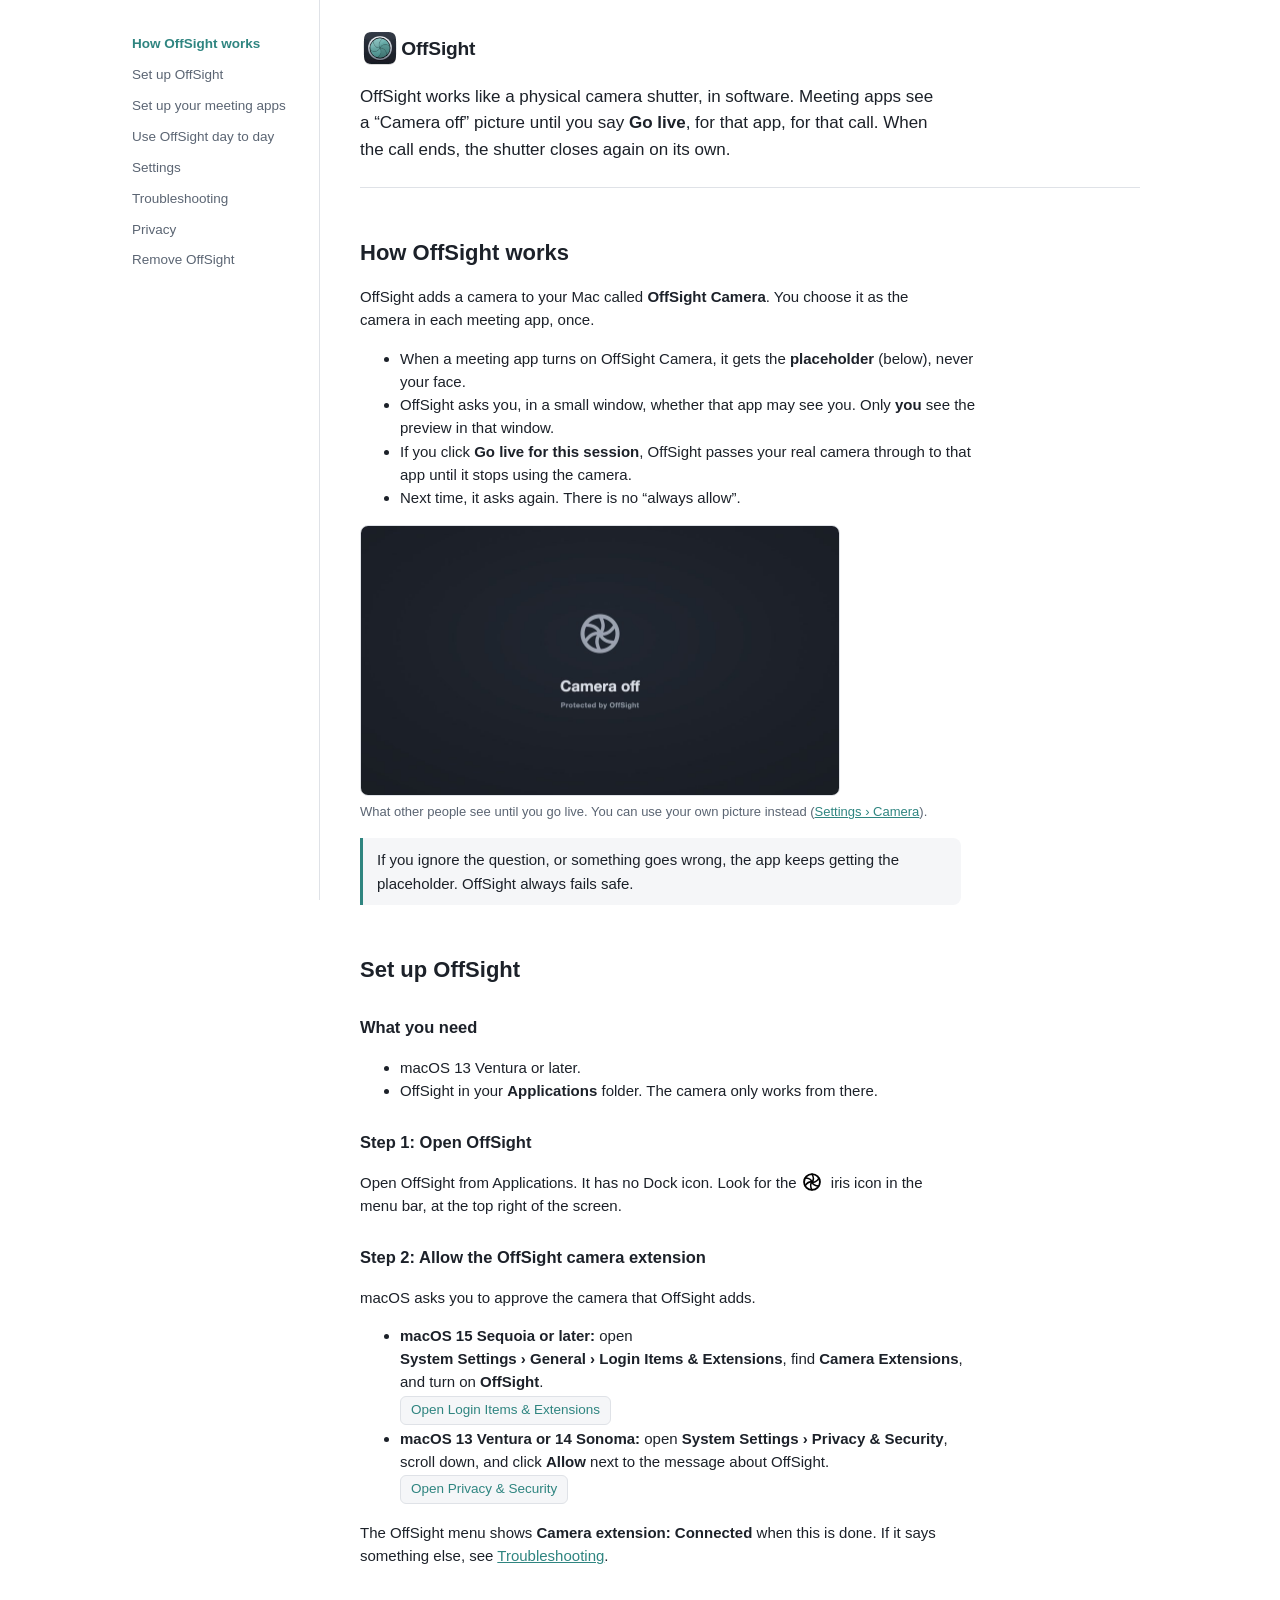
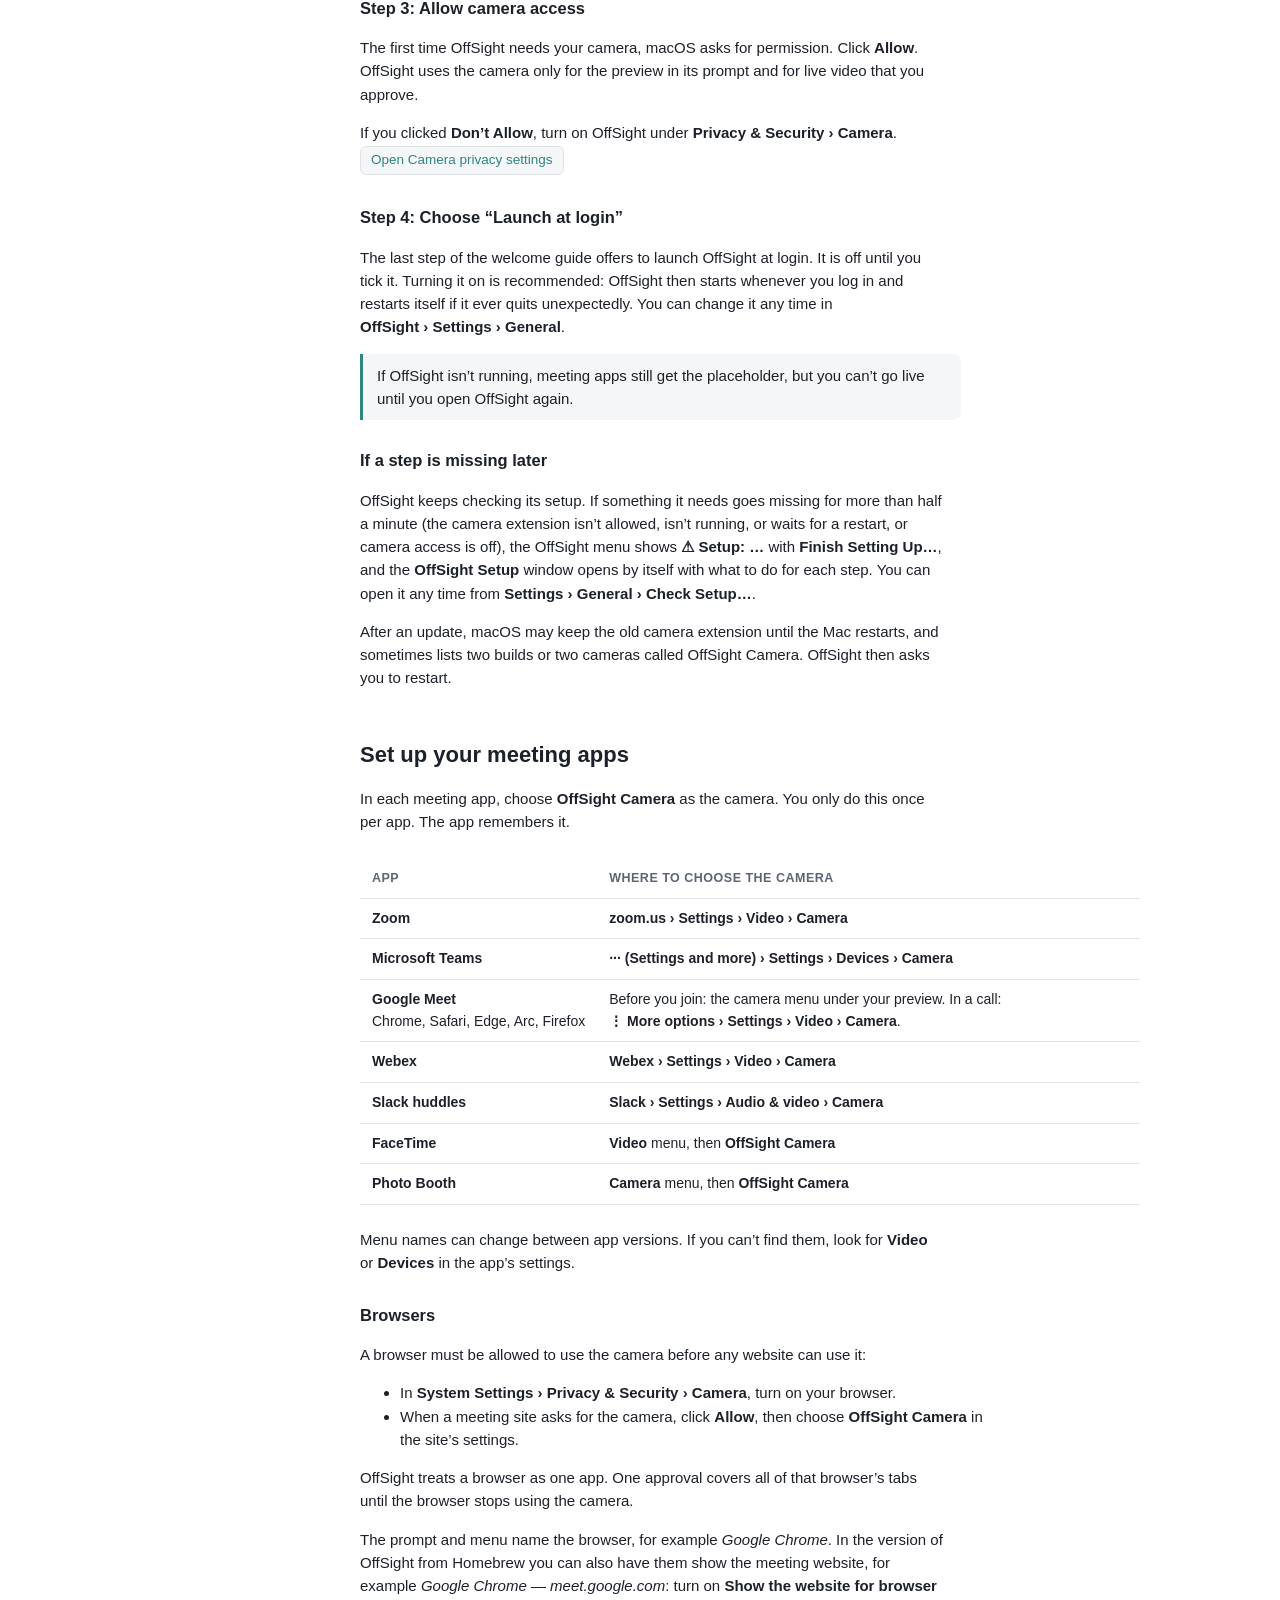
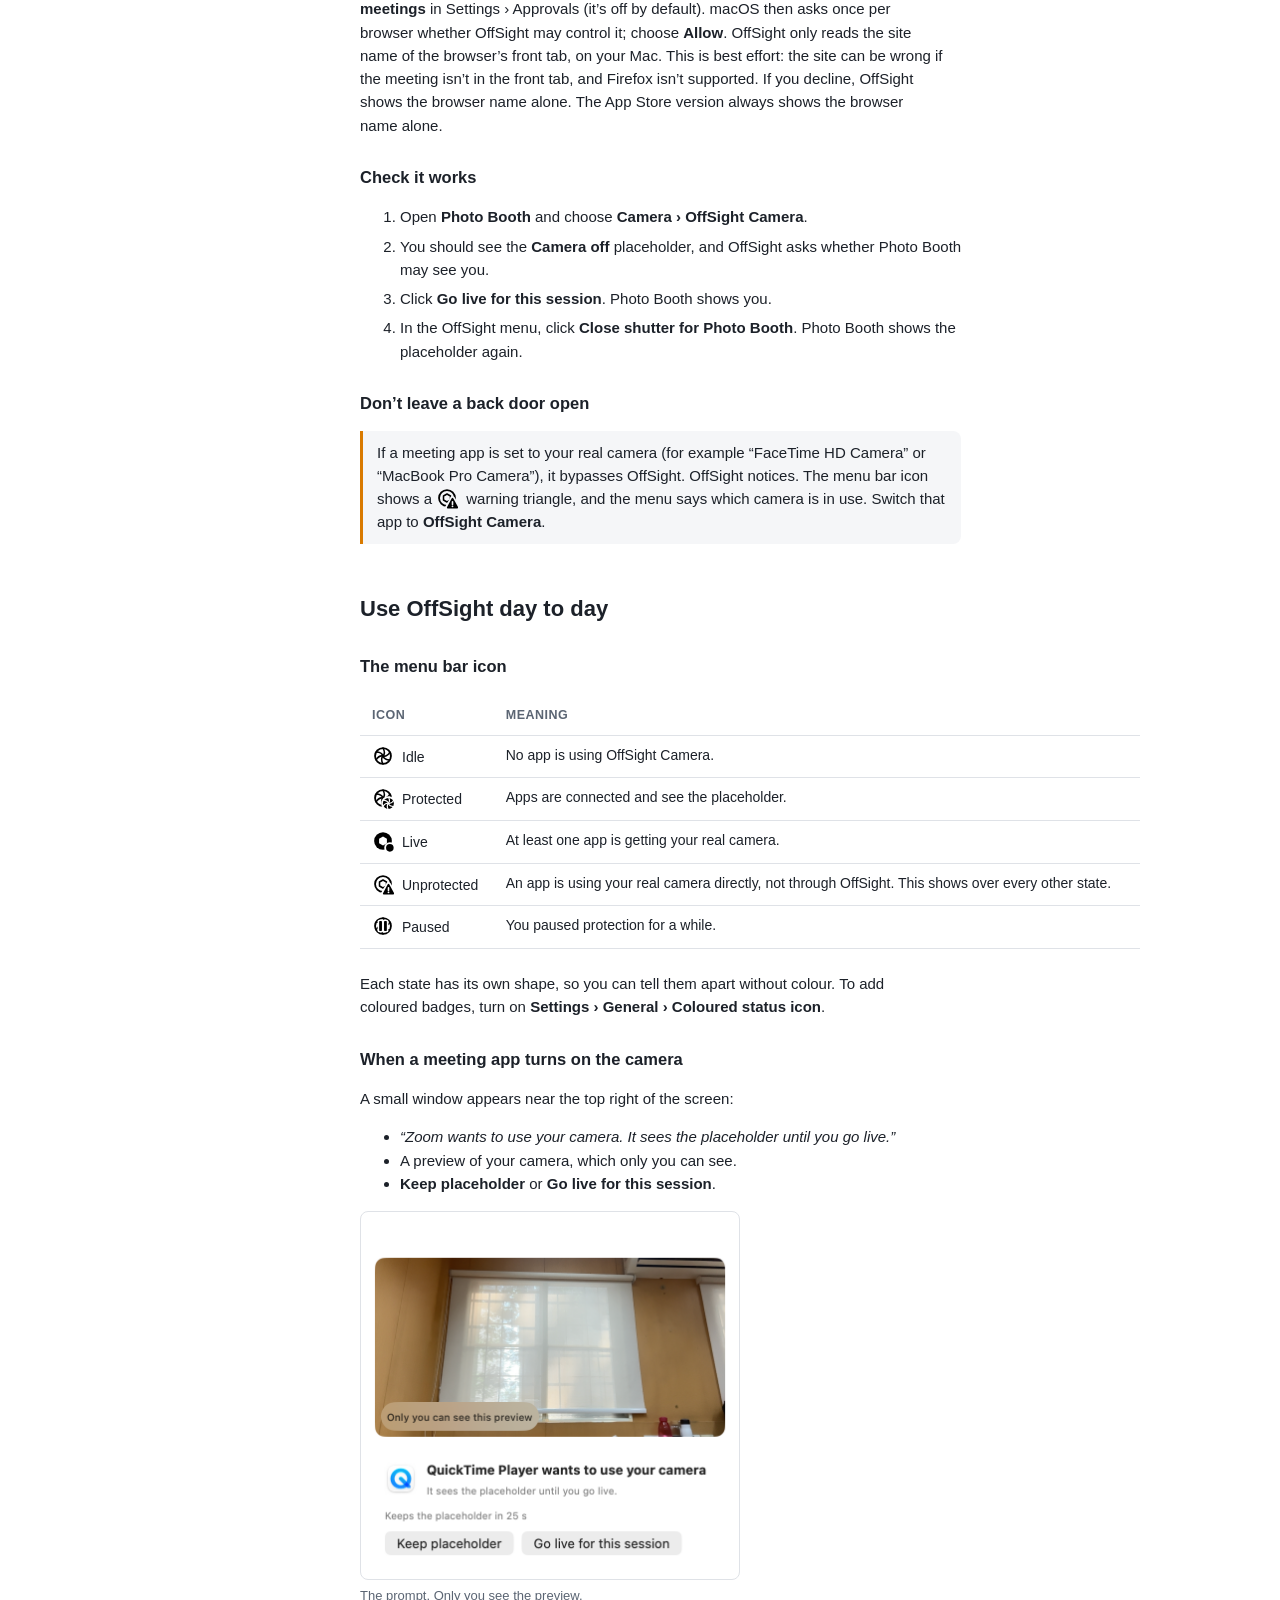
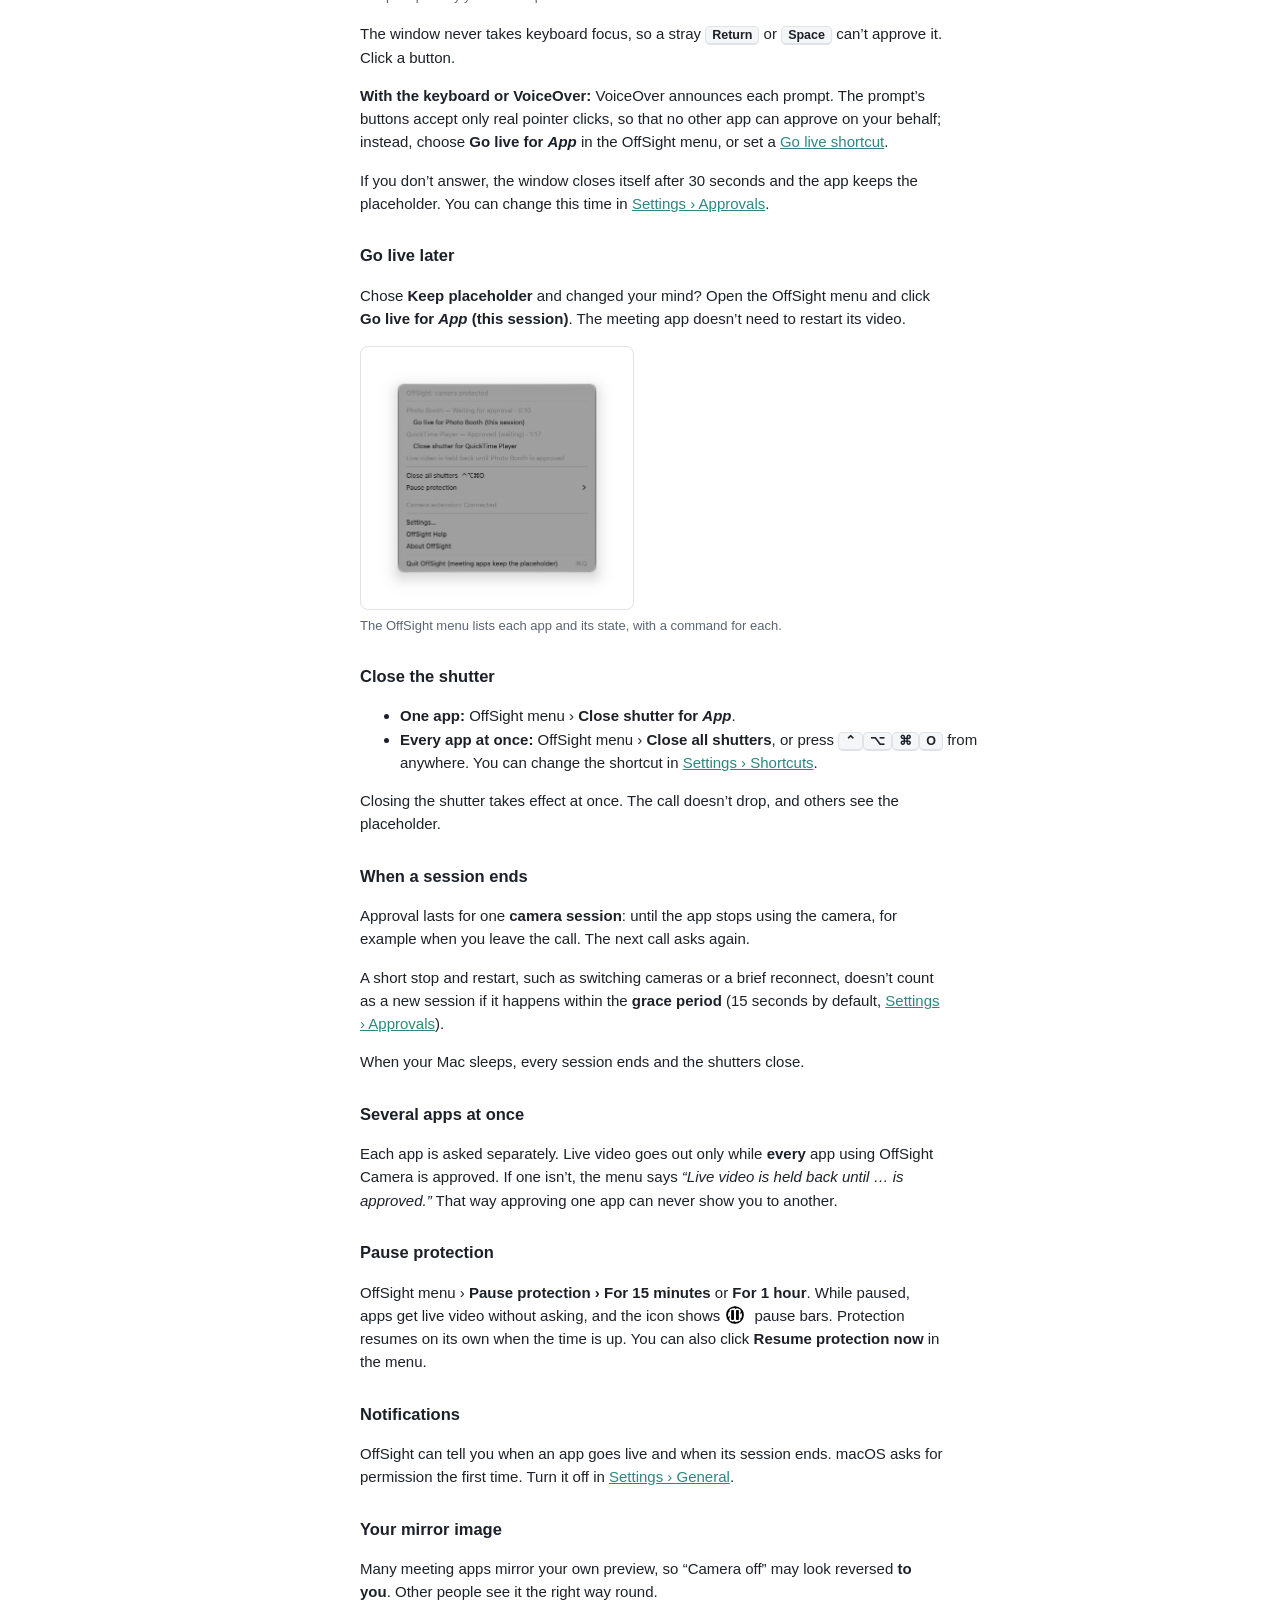
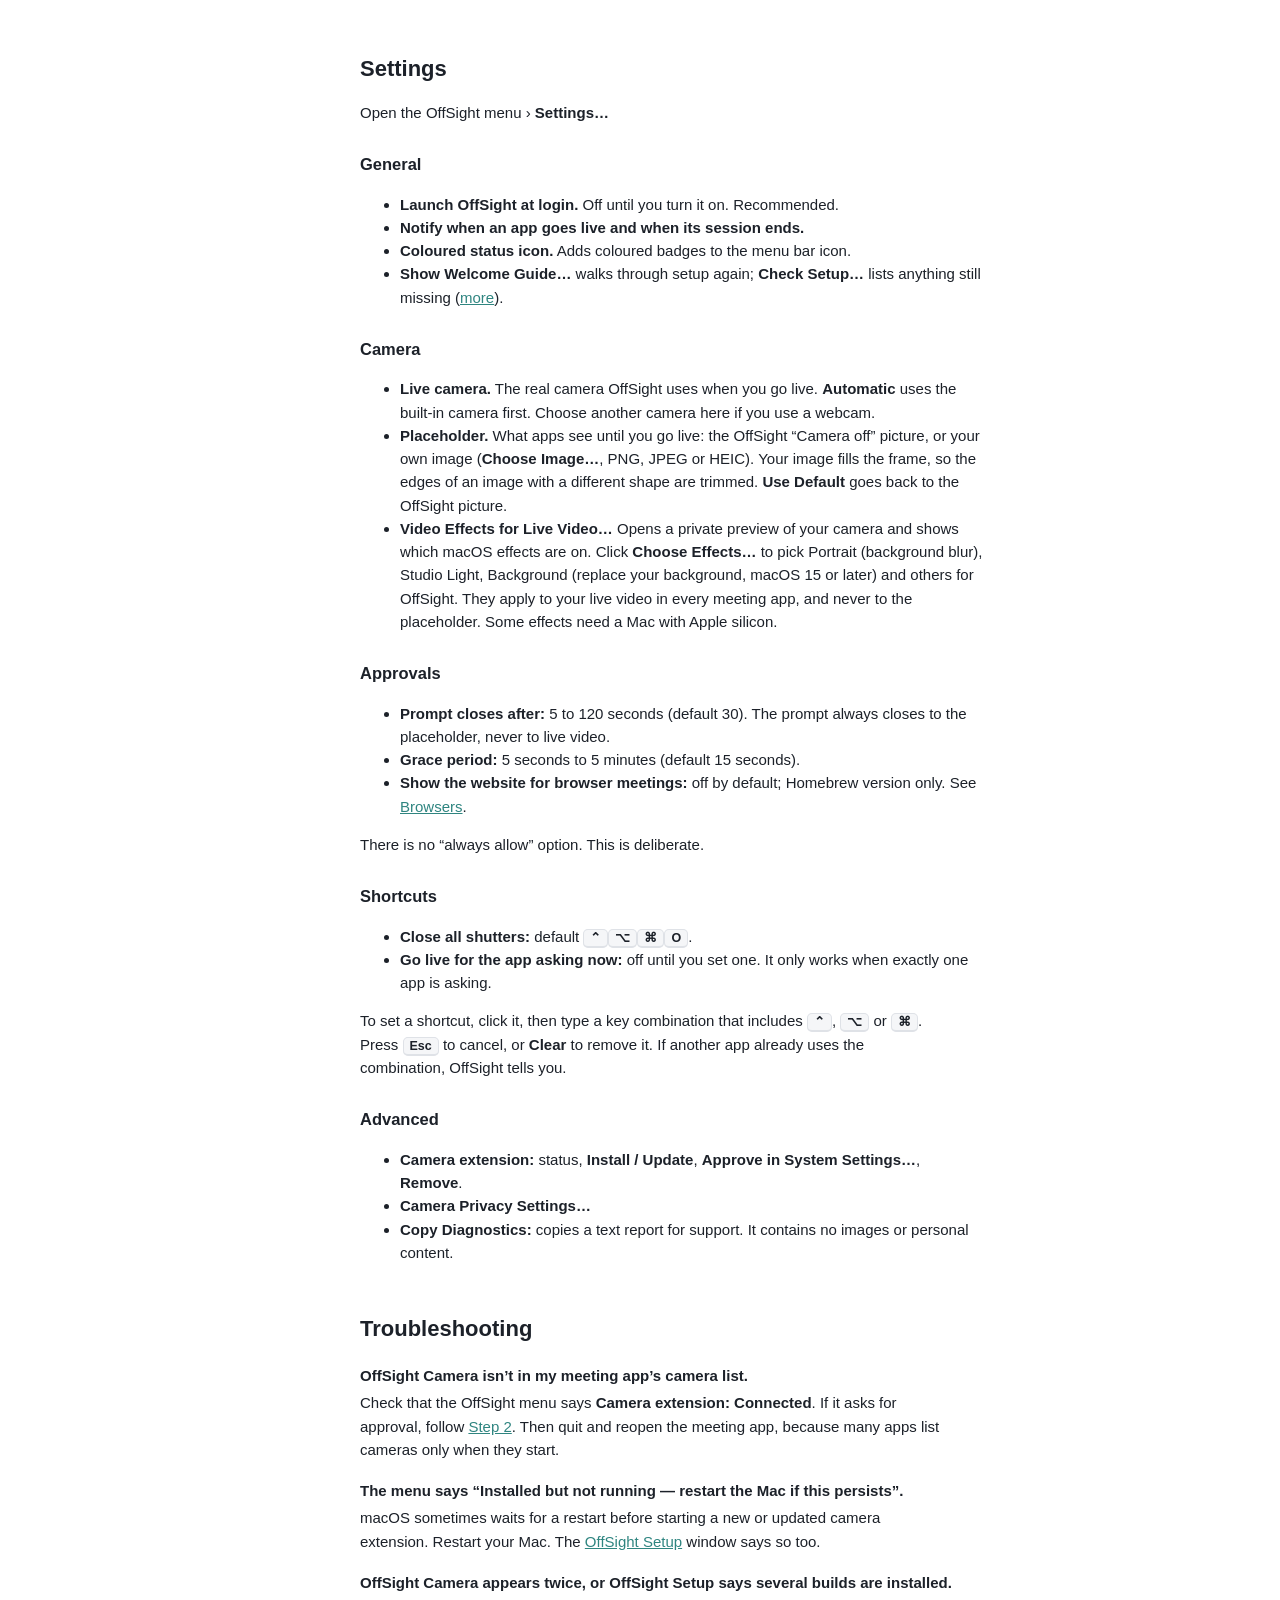
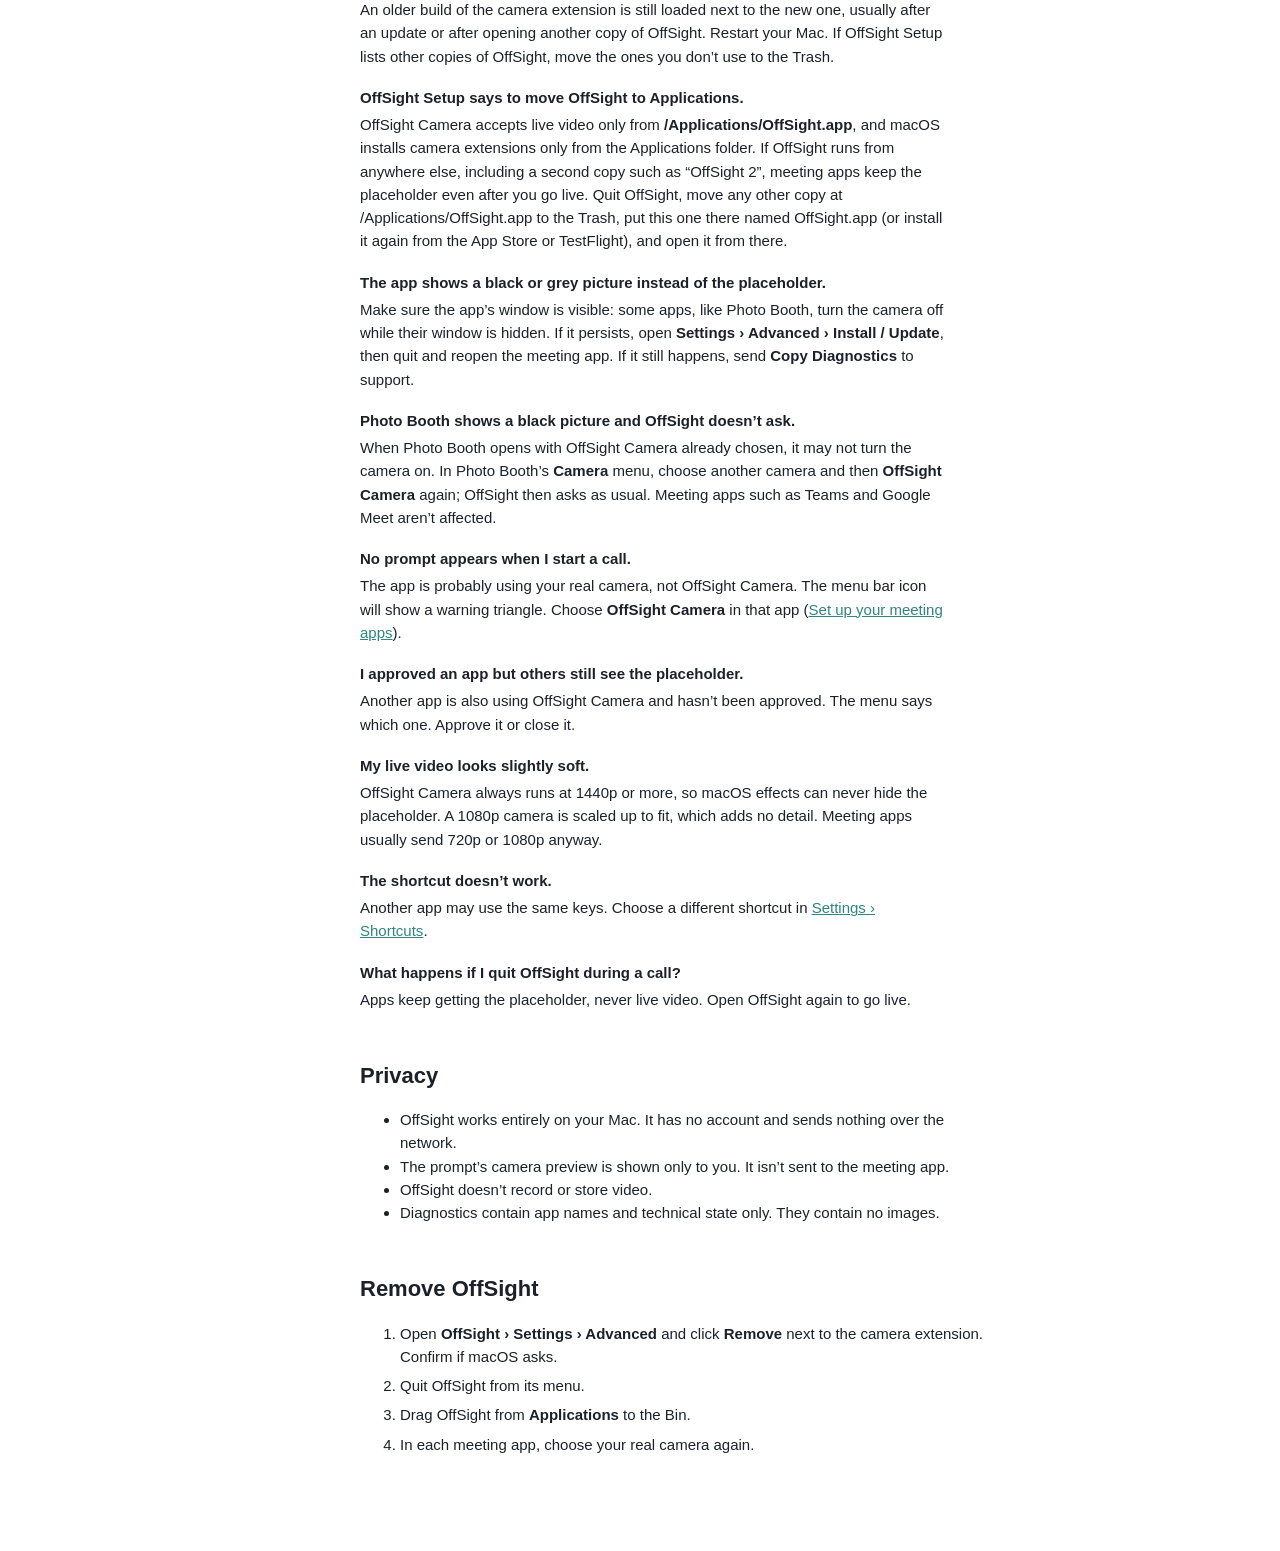
<file: App/Help/index.html>
<!doctype html>
<html lang="en">
<head>
<meta charset="utf-8">
<meta name="viewport" content="width=device-width, initial-scale=1">
<title>OffSight Help</title>
<meta name="description" content="Set up OffSight, choose OffSight Camera in your meeting apps, and use the camera shutter day to day.">
<!--
  OffSight Help: one self-contained page, bundled in the app (Contents/Resources/Help) and opened
  in the default browser from the menu item "OffSight Help". Images live in images/; CI fails if
  the page references an image that isn't bundled. To add a screenshot later:

    <figure>
      <img src="images/prompt.png" alt="The OffSight prompt asking whether Zoom may use the camera" width="420">
      <figcaption>The prompt that appears when an app turns on the camera.</figcaption>
    </figure>

  Provide @2x PNGs and set width to half the pixel width. Section ids are stable: the app may
  link to this page at #setup, #apps, #daily, #settings, #troubleshooting, #privacy or #remove.
-->
<style>
  :root {
    color-scheme: light dark;
    --bg: #ffffff;
    --surface: #f5f6f8;
    --border: #dfe2e7;
    --text: #1c2129;
    --muted: #5b6573;
    --accent: #2f8580;
    --live: #e5352b;
    --warning: #d97a00;
    --glyph-filter: none;
  }
  @media (prefers-color-scheme: dark) {
    :root:not([data-theme="light"]) {
      --bg: #191d24;
      --surface: #212731;
      --border: #333b47;
      --text: #eceef1;
      --muted: #a3acb8;
      --accent: #6fc7c2;
      --live: #ff5a4f;
      --warning: #ffb23f;
      --glyph-filter: invert(1);
    }
  }
  :root[data-theme="dark"] {
    --bg: #191d24;
    --surface: #212731;
    --border: #333b47;
    --text: #eceef1;
    --muted: #a3acb8;
    --accent: #6fc7c2;
    --live: #ff5a4f;
    --warning: #ffb23f;
    --glyph-filter: invert(1);
  }

  * { box-sizing: border-box; }
  html { scroll-behavior: smooth; scroll-padding-top: 16px; }
  body {
    margin: 0;
    background: var(--bg);
    color: var(--text);
    font: 15px/1.55 -apple-system, BlinkMacSystemFont, "SF Pro Text", "Helvetica Neue", sans-serif;
    -webkit-font-smoothing: antialiased;
  }
  .layout { display: flex; max-width: 1080px; margin: 0 auto; }
  nav.toc {
    position: sticky; top: 0; align-self: flex-start;
    width: 220px; flex: none; height: 100vh; overflow-y: auto;
    padding: 28px 16px 28px 24px; border-right: 1px solid var(--border);
    font-size: 13.5px;
  }
  nav.toc ol { list-style: none; margin: 0; padding: 0; }
  nav.toc li { margin: 2px 0; }
  nav.toc a { display: block; padding: 4px 8px; border-radius: 6px; color: var(--muted); text-decoration: none; }
  nav.toc a:hover { background: var(--surface); color: var(--text); }
  nav.toc a.active { color: var(--accent); font-weight: 600; }
  main { flex: 1; min-width: 0; padding: 28px 40px 80px; }

  header.hero { padding-bottom: 8px; border-bottom: 1px solid var(--border); margin-bottom: 8px; }
  header.hero picture img { height: 40px; width: auto; display: block; }
  header.hero p.lead { font-size: 17px; color: var(--text); margin: 16px 0; max-width: 62ch; }

  h2 { font-size: 22px; margin: 44px 0 8px; padding-top: 4px; }
  h3 { font-size: 16.5px; margin: 28px 0 6px; }
  p, li { max-width: 70ch; }
  a { color: var(--accent); }
  strong { font-weight: 600; }
  .menu { font-weight: 600; white-space: nowrap; }
  kbd {
    font: 600 12.5px -apple-system, BlinkMacSystemFont, sans-serif;
    padding: 1px 6px; border: 1px solid var(--border); border-bottom-width: 2px;
    border-radius: 5px; background: var(--surface); white-space: nowrap;
  }

  table { width: 100%; border-collapse: collapse; margin: 12px 0 8px; font-size: 14px; }
  th, td { text-align: left; vertical-align: top; padding: 9px 12px; border-bottom: 1px solid var(--border); }
  th { font-size: 12.5px; text-transform: uppercase; letter-spacing: .04em; color: var(--muted); font-weight: 600; }
  td:first-child { white-space: nowrap; }
  .table-wrap { overflow-x: auto; }

  img.glyph { width: 22px; height: 22px; vertical-align: -5px; margin-right: 8px; filter: var(--glyph-filter); }

  .callout {
    background: var(--surface); border-left: 3px solid var(--accent);
    border-radius: 0 8px 8px 0; padding: 10px 14px; margin: 14px 0; max-width: 72ch;
  }
  .callout.warn { border-left-color: var(--warning); }

  figure { margin: 16px 0; }
  figure img { max-width: 100%; height: auto; border-radius: 8px; border: 1px solid var(--border); display: block; }
  figcaption { font-size: 13px; color: var(--muted); margin-top: 6px; }

  dl.faq dt { font-weight: 600; margin-top: 18px; }
  dl.faq dd { margin: 4px 0 0; max-width: 70ch; }

  ol.steps > li { margin: 6px 0; }
  .button-link {
    display: inline-block; margin: 2px 0; padding: 3px 10px; border-radius: 6px;
    border: 1px solid var(--border); background: var(--surface); text-decoration: none; font-size: 13.5px;
  }

  @media (max-width: 760px) {
    .layout { display: block; }
    nav.toc { position: static; width: auto; height: auto; border-right: 0; border-bottom: 1px solid var(--border); padding: 16px; }
    nav.toc ol { display: flex; flex-wrap: wrap; gap: 4px; }
    main { padding: 20px 16px 60px; }
    td:first-child { white-space: normal; }
  }
</style>
</head>
<body>
<div class="layout">
  <nav class="toc" aria-label="Contents">
    <ol>
      <li><a href="#how">How OffSight works</a></li>
      <li><a href="#setup">Set up OffSight</a></li>
      <li><a href="#apps">Set up your meeting apps</a></li>
      <li><a href="#daily">Use OffSight day to day</a></li>
      <li><a href="#settings">Settings</a></li>
      <li><a href="#troubleshooting">Troubleshooting</a></li>
      <li><a href="#privacy">Privacy</a></li>
      <li><a href="#remove">Remove OffSight</a></li>
    </ol>
  </nav>

  <main>
    <header class="hero">
      <picture>
        <source srcset="images/lockup-horizontal-on-dark.svg" media="(prefers-color-scheme: dark)">
        <img src="images/lockup-horizontal-on-light.svg" alt="OffSight">
      </picture>
      <p class="lead">OffSight works like a physical camera shutter, in software. Meeting apps see a “Camera off” picture until you say <strong>Go live</strong>, for that app, for that call. When the call ends, the shutter closes again on its own.</p>
    </header>

    <!-- ───────────────────────────── 1 ───────────────────────────── -->
    <section id="how">
      <h2>How OffSight works</h2>
      <p>OffSight adds a camera to your Mac called <strong>OffSight Camera</strong>. You choose it as the camera in each meeting app, once.</p>
      <ul>
        <li>When a meeting app turns on OffSight Camera, it gets the <strong>placeholder</strong> (below), never your face.</li>
        <li>OffSight asks you, in a small window, whether that app may see you. Only <strong>you</strong> see the preview in that window.</li>
        <li>If you click <strong>Go live for this session</strong>, OffSight passes your real camera through to that app until it stops using the camera.</li>
        <li>Next time, it asks again. There is no “always allow”.</li>
      </ul>
      <figure>
        <img src="images/placeholder-camera-off.jpg" alt="The OffSight placeholder: a closed iris with the words Camera off, Protected by OffSight" width="480">
        <figcaption>What other people see until you go live. You can use your own picture instead (<a href="#settings-camera">Settings › Camera</a>).</figcaption>
      </figure>
      <p class="callout">If you ignore the question, or something goes wrong, the app keeps getting the placeholder. OffSight always fails safe.</p>
    </section>

    <!-- ───────────────────────────── 2 ───────────────────────────── -->
    <section id="setup">
      <h2>Set up OffSight</h2>
      <h3>What you need</h3>
      <ul>
        <li>macOS 13 Ventura or later.</li>
        <li>OffSight in your <strong>Applications</strong> folder. The camera only works from there.</li>
      </ul>

      <h3 id="setup-open">Step 1: Open OffSight</h3>
      <p>Open OffSight from Applications. It has no Dock icon. Look for the <img class="glyph" src="images/menubar-idle.svg" alt="">iris icon in the menu bar, at the top right of the screen.</p>

      <h3 id="setup-extension">Step 2: Allow the OffSight camera extension</h3>
      <p>macOS asks you to approve the camera that OffSight adds.</p>
      <ul>
        <li><strong>macOS 15 Sequoia or later:</strong> open <span class="menu">System Settings › General › Login Items &amp; Extensions</span>, find <strong>Camera Extensions</strong>, and turn on <strong>OffSight</strong>.<br>
          <a class="button-link" href="x-apple.systempreferences:com.apple.LoginItems-Settings.extension">Open Login Items &amp; Extensions</a></li>
        <li><strong>macOS 13 Ventura or 14 Sonoma:</strong> open <span class="menu">System Settings › Privacy &amp; Security</span>, scroll down, and click <strong>Allow</strong> next to the message about OffSight.<br>
          <a class="button-link" href="x-apple.systempreferences:com.apple.preference.security?General">Open Privacy &amp; Security</a></li>
      </ul>
      <p>The OffSight menu shows <strong>Camera extension: Connected</strong> when this is done. If it says something else, see <a href="#troubleshooting">Troubleshooting</a>.</p>

      <h3 id="setup-camera">Step 3: Allow camera access</h3>
      <p>The first time OffSight needs your camera, macOS asks for permission. Click <strong>Allow</strong>. OffSight uses the camera only for the preview in its prompt and for live video that you approve.</p>
      <p>If you clicked <strong>Don’t Allow</strong>, turn on OffSight under <span class="menu">Privacy &amp; Security › Camera</span>.<br>
        <a class="button-link" href="x-apple.systempreferences:com.apple.preference.security?Privacy_Camera">Open Camera privacy settings</a></p>

      <h3 id="setup-login">Step 4: Choose “Launch at login”</h3>
      <p>The last step of the welcome guide offers to launch OffSight at login. It is off until you tick it. Turning it on is recommended: OffSight then starts whenever you log in and restarts itself if it ever quits unexpectedly. You can change it any time in <span class="menu">OffSight › Settings › General</span>.</p>
      <p class="callout">If OffSight isn’t running, meeting apps still get the placeholder, but you can’t go live until you open OffSight again.</p>

      <h3 id="setup-check">If a step is missing later</h3>
      <p>OffSight keeps checking its setup. If something it needs goes missing for more than half a minute (the camera extension isn’t allowed, isn’t running, or waits for a restart, or camera access is off), the OffSight menu shows <strong>⚠︎ Setup: …</strong> with <strong>Finish Setting Up…</strong>, and the <strong>OffSight Setup</strong> window opens by itself with what to do for each step. You can open it any time from <span class="menu">Settings › General › Check Setup…</span>.</p>
      <p>After an update, macOS may keep the old camera extension until the Mac restarts, and sometimes lists two builds or two cameras called OffSight Camera. OffSight then asks you to restart.</p>
    </section>

    <!-- ───────────────────────────── 3 ───────────────────────────── -->
    <section id="apps">
      <h2>Set up your meeting apps</h2>
      <p>In each meeting app, choose <strong>OffSight Camera</strong> as the camera. You only do this once per app. The app remembers it.</p>
      <div class="table-wrap">
      <table>
        <thead><tr><th>App</th><th>Where to choose the camera</th></tr></thead>
        <tbody>
          <tr><td><strong>Zoom</strong></td><td><span class="menu">zoom.us › Settings › Video › Camera</span></td></tr>
          <tr><td><strong>Microsoft Teams</strong></td><td><span class="menu">··· (Settings and more) › Settings › Devices › Camera</span></td></tr>
          <tr><td><strong>Google Meet</strong><br>Chrome, Safari, Edge, Arc, Firefox</td><td>Before you join: the camera menu under your preview. In a call: <span class="menu">⋮ More options › Settings › Video › Camera</span>.</td></tr>
          <tr><td><strong>Webex</strong></td><td><span class="menu">Webex › Settings › Video › Camera</span></td></tr>
          <tr><td><strong>Slack huddles</strong></td><td><span class="menu">Slack › Settings › Audio &amp; video › Camera</span></td></tr>
          <tr><td><strong>FaceTime</strong></td><td><span class="menu">Video</span> menu, then <strong>OffSight Camera</strong></td></tr>
          <tr><td><strong>Photo Booth</strong></td><td><span class="menu">Camera</span> menu, then <strong>OffSight Camera</strong></td></tr>
        </tbody>
      </table>
      </div>
      <p>Menu names can change between app versions. If you can’t find them, look for <strong>Video</strong> or <strong>Devices</strong> in the app’s settings.</p>

      <h3 id="apps-browsers">Browsers</h3>
      <p>A browser must be allowed to use the camera before any website can use it:</p>
      <ul>
        <li>In <span class="menu">System Settings › Privacy &amp; Security › Camera</span>, turn on your browser.</li>
        <li>When a meeting site asks for the camera, click <strong>Allow</strong>, then choose <strong>OffSight Camera</strong> in the site’s settings.</li>
      </ul>
      <p>OffSight treats a browser as one app. One approval covers all of that browser’s tabs until the browser stops using the camera.</p>
      <p>The prompt and menu name the browser, for example <em>Google Chrome</em>. In the version of OffSight from Homebrew you can also have them show the meeting website, for example <em>Google Chrome — meet.google.com</em>: turn on <strong>Show the website for browser meetings</strong> in Settings › Approvals (it’s off by default). macOS then asks once per browser whether OffSight may control it; choose <strong>Allow</strong>. OffSight only reads the site name of the browser’s front tab, on your Mac. This is best effort: the site can be wrong if the meeting isn’t in the front tab, and Firefox isn’t supported. If you decline, OffSight shows the browser name alone. The App Store version always shows the browser name alone.</p>

      <h3 id="apps-check">Check it works</h3>
      <ol class="steps">
        <li>Open <strong>Photo Booth</strong> and choose <span class="menu">Camera › OffSight Camera</span>.</li>
        <li>You should see the <strong>Camera off</strong> placeholder, and OffSight asks whether Photo Booth may see you.</li>
        <li>Click <strong>Go live for this session</strong>. Photo Booth shows you.</li>
        <li>In the OffSight menu, click <strong>Close shutter for Photo Booth</strong>. Photo Booth shows the placeholder again.</li>
      </ol>

      <h3 id="apps-bypass">Don’t leave a back door open</h3>
      <p class="callout warn">If a meeting app is set to your real camera (for example “FaceTime HD Camera” or “MacBook Pro Camera”), it bypasses OffSight. OffSight notices. The menu bar icon shows a <img class="glyph" src="images/menubar-unprotected.svg" alt="">warning triangle, and the menu says which camera is in use. Switch that app to <strong>OffSight Camera</strong>.</p>
    </section>

    <!-- ───────────────────────────── 4 ───────────────────────────── -->
    <section id="daily">
      <h2>Use OffSight day to day</h2>

      <h3 id="daily-icon">The menu bar icon</h3>
      <div class="table-wrap">
      <table>
        <thead><tr><th>Icon</th><th>Meaning</th></tr></thead>
        <tbody>
          <tr><td><img class="glyph" src="images/menubar-idle.svg" alt="">Idle</td><td>No app is using OffSight Camera.</td></tr>
          <tr><td><img class="glyph" src="images/menubar-protected.svg" alt="">Protected</td><td>Apps are connected and see the placeholder.</td></tr>
          <tr><td><img class="glyph" src="images/menubar-live.svg" alt="">Live</td><td>At least one app is getting your real camera.</td></tr>
          <tr><td><img class="glyph" src="images/menubar-unprotected.svg" alt="">Unprotected</td><td>An app is using your real camera directly, not through OffSight. This shows over every other state.</td></tr>
          <tr><td><img class="glyph" src="images/menubar-paused.svg" alt="">Paused</td><td>You paused protection for a while.</td></tr>
        </tbody>
      </table>
      </div>
      <p>Each state has its own shape, so you can tell them apart without colour. To add coloured badges, turn on <span class="menu">Settings › General › Coloured status icon</span>.</p>

      <h3 id="daily-prompt">When a meeting app turns on the camera</h3>
      <p>A small window appears near the top right of the screen:</p>
      <ul>
        <li><em>“Zoom wants to use your camera. It sees the placeholder until you go live.”</em></li>
        <li>A preview of your camera, which only you can see.</li>
        <li><strong>Keep placeholder</strong> or <strong>Go live for this session</strong>.</li>
      </ul>
      <figure>
        <img src="images/prompt.png" alt="The OffSight prompt: a private camera preview, the app name, and the buttons Keep placeholder and Go live for this session" width="380">
        <figcaption>The prompt. Only you see the preview.</figcaption>
      </figure>
      <p>The window never takes keyboard focus, so a stray <kbd>Return</kbd> or <kbd>Space</kbd> can’t approve it. Click a button.</p>
      <p><strong>With the keyboard or VoiceOver:</strong> VoiceOver announces each prompt. The prompt’s buttons accept only real pointer clicks, so that no other app can approve on your behalf; instead, choose <strong>Go live for <em>App</em></strong> in the OffSight menu, or set a <a href="#settings-shortcuts">Go live shortcut</a>.</p>
      <p>If you don’t answer, the window closes itself after 30 seconds and the app keeps the placeholder. You can change this time in <a href="#settings-approvals">Settings › Approvals</a>.</p>

      <h3 id="daily-later">Go live later</h3>
      <p>Chose <strong>Keep placeholder</strong> and changed your mind? Open the OffSight menu and click <strong>Go live for <em>App</em> (this session)</strong>. The meeting app doesn’t need to restart its video.</p>
      <figure>
        <img src="images/menu-sessions.png" alt="The OffSight menu listing Photo Booth waiting for approval and QuickTime Player approved, with Go live and Close shutter commands" width="274">
        <figcaption>The OffSight menu lists each app and its state, with a command for each.</figcaption>
      </figure>

      <h3 id="daily-close">Close the shutter</h3>
      <ul>
        <li><strong>One app:</strong> OffSight menu › <strong>Close shutter for <em>App</em></strong>.</li>
        <li><strong>Every app at once:</strong> OffSight menu › <strong>Close all shutters</strong>, or press <kbd>⌃</kbd><kbd>⌥</kbd><kbd>⌘</kbd><kbd>O</kbd> from anywhere. You can change the shortcut in <a href="#settings-shortcuts">Settings › Shortcuts</a>.</li>
      </ul>
      <p>Closing the shutter takes effect at once. The call doesn’t drop, and others see the placeholder.</p>

      <h3 id="daily-sessions">When a session ends</h3>
      <p>Approval lasts for one <strong>camera session</strong>: until the app stops using the camera, for example when you leave the call. The next call asks again.</p>
      <p>A short stop and restart, such as switching cameras or a brief reconnect, doesn’t count as a new session if it happens within the <strong>grace period</strong> (15 seconds by default, <a href="#settings-approvals">Settings › Approvals</a>).</p>
      <p>When your Mac sleeps, every session ends and the shutters close.</p>

      <h3 id="daily-several">Several apps at once</h3>
      <p>Each app is asked separately. Live video goes out only while <strong>every</strong> app using OffSight Camera is approved. If one isn’t, the menu says <em>“Live video is held back until … is approved.”</em> That way approving one app can never show you to another.</p>

      <h3 id="daily-pause">Pause protection</h3>
      <p>OffSight menu › <span class="menu">Pause protection › For 15 minutes</span> or <span class="menu">For 1 hour</span>. While paused, apps get live video without asking, and the icon shows <img class="glyph" src="images/menubar-paused.svg" alt="">pause bars. Protection resumes on its own when the time is up. You can also click <strong>Resume protection now</strong> in the menu.</p>

      <h3 id="daily-notifications">Notifications</h3>
      <p>OffSight can tell you when an app goes live and when its session ends. macOS asks for permission the first time. Turn it off in <a href="#settings-general">Settings › General</a>.</p>

      <h3 id="daily-mirror">Your mirror image</h3>
      <p>Many meeting apps mirror your own preview, so “Camera off” may look reversed <strong>to you</strong>. Other people see it the right way round.</p>
    </section>

    <!-- ───────────────────────────── 5 ───────────────────────────── -->
    <section id="settings">
      <h2>Settings</h2>
      <p>Open the OffSight menu › <strong>Settings…</strong></p>

      <h3 id="settings-general">General</h3>
      <ul>
        <li><strong>Launch OffSight at login.</strong> Off until you turn it on. Recommended.</li>
        <li><strong>Notify when an app goes live and when its session ends.</strong></li>
        <li><strong>Coloured status icon.</strong> Adds coloured badges to the menu bar icon.</li>
        <li><strong>Show Welcome Guide…</strong> walks through setup again; <strong>Check Setup…</strong> lists anything still missing (<a href="#setup-check">more</a>).</li>
      </ul>

      <h3 id="settings-camera">Camera</h3>
      <ul>
        <li><strong>Live camera.</strong> The real camera OffSight uses when you go live. <strong>Automatic</strong> uses the built-in camera first. Choose another camera here if you use a webcam.</li>
        <li><strong>Placeholder.</strong> What apps see until you go live: the OffSight “Camera off” picture, or your own image (<strong>Choose Image…</strong>, PNG, JPEG or HEIC). Your image fills the frame, so the edges of an image with a different shape are trimmed. <strong>Use Default</strong> goes back to the OffSight picture.</li>
        <li><strong>Video Effects for Live Video…</strong> Opens a private preview of your camera and shows which macOS effects are on. Click <strong>Choose Effects…</strong> to pick Portrait (background blur), Studio Light, Background (replace your background, macOS 15 or later) and others for OffSight. They apply to your live video in every meeting app, and never to the placeholder. Some effects need a Mac with Apple silicon.</li>
      </ul>

      <h3 id="settings-approvals">Approvals</h3>
      <ul>
        <li><strong>Prompt closes after:</strong> 5 to 120 seconds (default 30). The prompt always closes to the placeholder, never to live video.</li>
        <li><strong>Grace period:</strong> 5 seconds to 5 minutes (default 15 seconds).</li>
        <li><strong>Show the website for browser meetings:</strong> off by default; Homebrew version only. See <a href="#apps-browsers">Browsers</a>.</li>
      </ul>
      <p>There is no “always allow” option. This is deliberate.</p>

      <h3 id="settings-shortcuts">Shortcuts</h3>
      <ul>
        <li><strong>Close all shutters:</strong> default <kbd>⌃</kbd><kbd>⌥</kbd><kbd>⌘</kbd><kbd>O</kbd>.</li>
        <li><strong>Go live for the app asking now:</strong> off until you set one. It only works when exactly one app is asking.</li>
      </ul>
      <p>To set a shortcut, click it, then type a key combination that includes <kbd>⌃</kbd>, <kbd>⌥</kbd> or <kbd>⌘</kbd>. Press <kbd>Esc</kbd> to cancel, or <strong>Clear</strong> to remove it. If another app already uses the combination, OffSight tells you.</p>

      <h3 id="settings-advanced">Advanced</h3>
      <ul>
        <li><strong>Camera extension:</strong> status, <strong>Install / Update</strong>, <strong>Approve in System Settings…</strong>, <strong>Remove</strong>.</li>
        <li><strong>Camera Privacy Settings…</strong></li>
        <li><strong>Copy Diagnostics:</strong> copies a text report for support. It contains no images or personal content.</li>
      </ul>
    </section>

    <!-- ───────────────────────────── 6 ───────────────────────────── -->
    <section id="troubleshooting">
      <h2>Troubleshooting</h2>
      <dl class="faq">
        <dt>OffSight Camera isn’t in my meeting app’s camera list.</dt>
        <dd>Check that the OffSight menu says <strong>Camera extension: Connected</strong>. If it asks for approval, follow <a href="#setup-extension">Step 2</a>. Then quit and reopen the meeting app, because many apps list cameras only when they start.</dd>

        <dt>The menu says “Installed but not running — restart the Mac if this persists”.</dt>
        <dd>macOS sometimes waits for a restart before starting a new or updated camera extension. Restart your Mac. The <a href="#setup-check">OffSight Setup</a> window says so too.</dd>

        <dt>OffSight Camera appears twice, or OffSight Setup says several builds are installed.</dt>
        <dd>An older build of the camera extension is still loaded next to the new one, usually after an update or after opening another copy of OffSight. Restart your Mac. If OffSight Setup lists other copies of OffSight, move the ones you don’t use to the Trash.</dd>

        <dt>OffSight Setup says to move OffSight to Applications.</dt>
        <dd>OffSight Camera accepts live video only from <strong>/Applications/OffSight.app</strong>, and macOS installs camera extensions only from the Applications folder. If OffSight runs from anywhere else, including a second copy such as “OffSight 2”, meeting apps keep the placeholder even after you go live. Quit OffSight, move any other copy at /Applications/OffSight.app to the Trash, put this one there named OffSight.app (or install it again from the App Store or TestFlight), and open it from there.</dd>

        <dt>The app shows a black or grey picture instead of the placeholder.</dt>
        <dd>Make sure the app’s window is visible: some apps, like Photo Booth, turn the camera off while their window is hidden. If it persists, open <span class="menu">Settings › Advanced › Install / Update</span>, then quit and reopen the meeting app. If it still happens, send <strong>Copy Diagnostics</strong> to support.</dd>

        <dt>Photo Booth shows a black picture and OffSight doesn’t ask.</dt>
        <dd>When Photo Booth opens with OffSight Camera already chosen, it may not turn the camera on. In Photo Booth’s <span class="menu">Camera</span> menu, choose another camera and then <strong>OffSight Camera</strong> again; OffSight then asks as usual. Meeting apps such as Teams and Google Meet aren’t affected.</dd>

        <dt>No prompt appears when I start a call.</dt>
        <dd>The app is probably using your real camera, not OffSight Camera. The menu bar icon will show a warning triangle. Choose <strong>OffSight Camera</strong> in that app (<a href="#apps">Set up your meeting apps</a>).</dd>

        <dt>I approved an app but others still see the placeholder.</dt>
        <dd>Another app is also using OffSight Camera and hasn’t been approved. The menu says which one. Approve it or close it.</dd>

        <dt>My live video looks slightly soft.</dt>
        <dd>OffSight Camera always runs at 1440p or more, so macOS effects can never hide the placeholder. A 1080p camera is scaled up to fit, which adds no detail. Meeting apps usually send 720p or 1080p anyway.</dd>

        <dt>The shortcut doesn’t work.</dt>
        <dd>Another app may use the same keys. Choose a different shortcut in <a href="#settings-shortcuts">Settings › Shortcuts</a>.</dd>

        <dt>What happens if I quit OffSight during a call?</dt>
        <dd>Apps keep getting the placeholder, never live video. Open OffSight again to go live.</dd>
      </dl>
    </section>

    <!-- ───────────────────────────── 7 ───────────────────────────── -->
    <section id="privacy">
      <h2>Privacy</h2>
      <ul>
        <li>OffSight works entirely on your Mac. It has no account and sends nothing over the network.</li>
        <li>The prompt’s camera preview is shown only to you. It isn’t sent to the meeting app.</li>
        <li>OffSight doesn’t record or store video.</li>
        <li>Diagnostics contain app names and technical state only. They contain no images.</li>
      </ul>
    </section>

    <!-- ───────────────────────────── 8 ───────────────────────────── -->
    <section id="remove">
      <h2>Remove OffSight</h2>
      <ol class="steps">
        <li>Open <span class="menu">OffSight › Settings › Advanced</span> and click <strong>Remove</strong> next to the camera extension. Confirm if macOS asks.</li>
        <li>Quit OffSight from its menu.</li>
        <li>Drag OffSight from <strong>Applications</strong> to the Bin.</li>
        <li>In each meeting app, choose your real camera again.</li>
      </ol>
    </section>
  </main>
</div>

<script>
  // Highlight the section being read in the contents.
  (function () {
    var links = Array.prototype.slice.call(document.querySelectorAll('nav.toc a'));
    var sections = links.map(function (a) { return document.querySelector(a.getAttribute('href')); });
    function update() {
      var current = 0;
      sections.forEach(function (section, i) {
        if (section && section.getBoundingClientRect().top < 120) { current = i; }
      });
      links.forEach(function (a, i) { a.classList.toggle('active', i === current); });
    }
    document.addEventListener('scroll', update, { passive: true });
    update();
  })();
</script>
</body>
</html>
</file>
